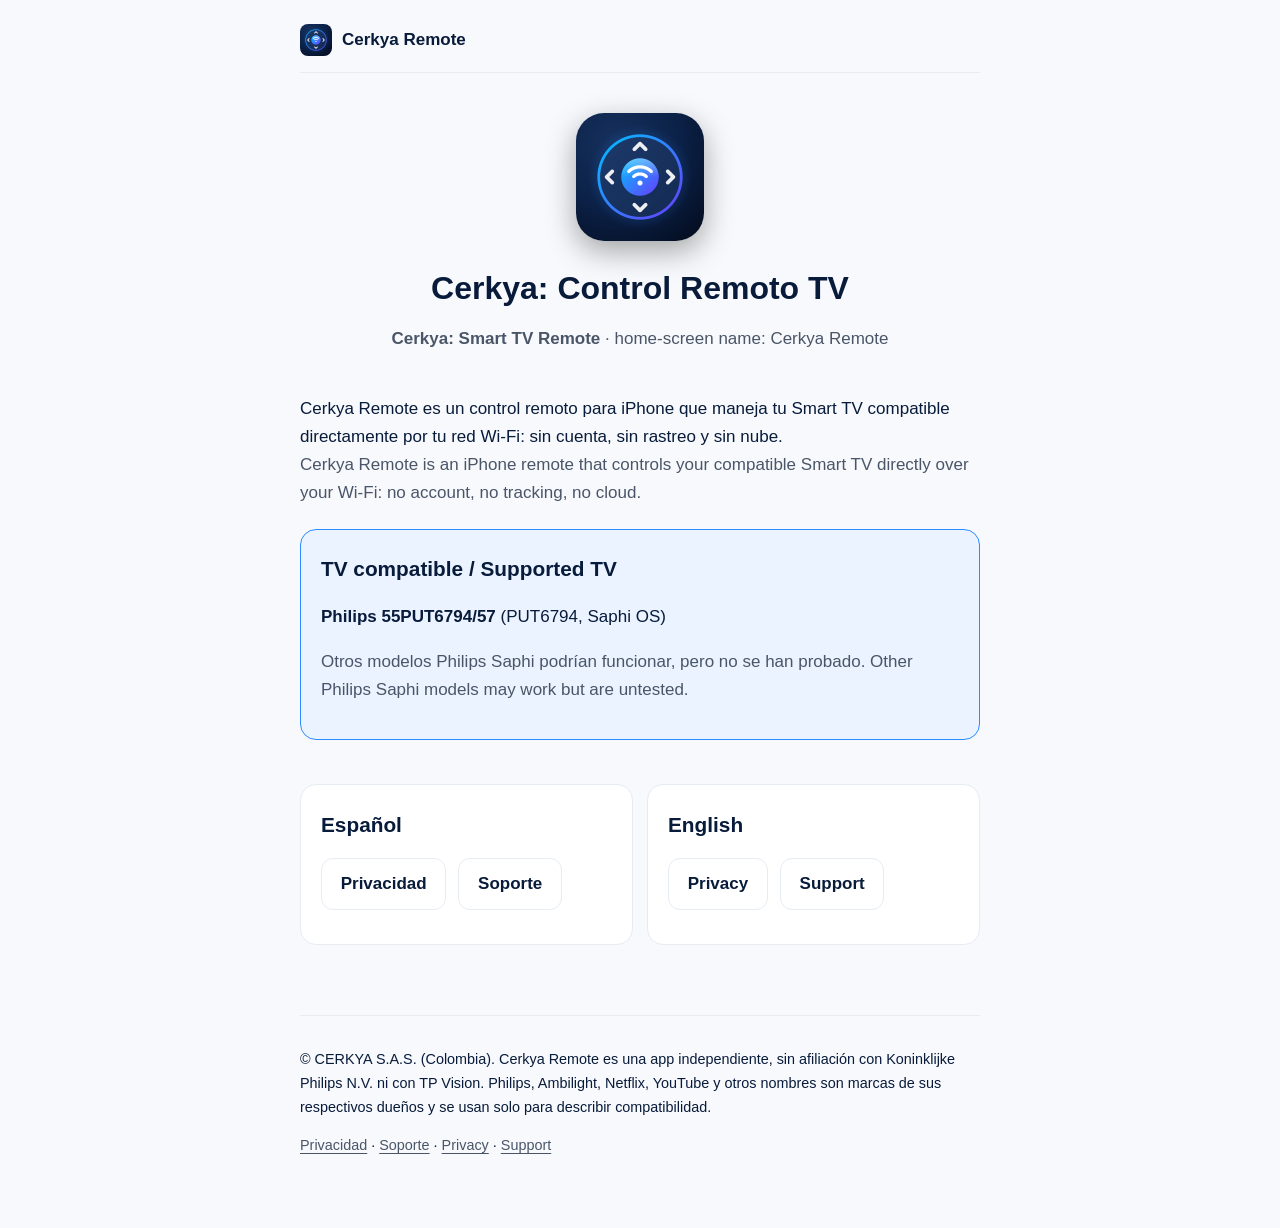
<file: index.html>
<!doctype html>
<html lang="es">
<head>
<meta charset="utf-8">
<meta name="viewport" content="width=device-width, initial-scale=1">
<title>Cerkya Remote | Control Remoto TV / Smart TV Remote</title>
<meta name="description" content="Cerkya: Control Remoto TV (Smart TV Remote): control remoto para iPhone para Philips Saphi. Privacidad y soporte en español e inglés.">
<meta name="color-scheme" content="dark light">
<link rel="icon" type="image/png" href="assets/favicon.png">
<link rel="apple-touch-icon" href="assets/apple-touch-icon.png">
<link rel="stylesheet" href="assets/style.css">
</head>
<body>
<div class="wrap">
<header class="top"><a class="brand" href="./"><img src="assets/icon.png" alt="" width="32" height="32"><span>Cerkya Remote</span></a></header>
<main>
<section class="hero">
<img src="assets/icon.png" alt="Cerkya Remote app icon" width="128" height="128">
<h1>Cerkya: Control Remoto TV</h1>
<p class="muted"><strong>Cerkya: Smart TV Remote</strong> · home-screen name: Cerkya Remote</p></section>
<p>Cerkya Remote es un control remoto para iPhone que maneja tu Smart TV compatible directamente por tu red Wi-Fi: sin cuenta, sin rastreo y sin nube.<br>
<span class="muted">Cerkya Remote is an iPhone remote that controls your compatible Smart TV directly over your Wi-Fi: no account, no tracking, no cloud.</span></p>
<div class="card tv"><h2>TV compatible / Supported TV</h2>
<p><strong>Philips 55PUT6794/57</strong> (PUT6794, Saphi OS)</p>
<p class="muted">Otros modelos Philips Saphi podrían funcionar, pero no se han probado. Other Philips Saphi models may work but are untested.</p></div>
<div class="grid">
<div class="card"><h2>Español</h2><div class="btns"><a class="btn" href="privacy/">Privacidad</a><a class="btn" href="support/">Soporte</a></div></div>
<div class="card"><h2>English</h2><div class="btns"><a class="btn" href="privacy/en/">Privacy</a><a class="btn" href="support/en/">Support</a></div></div></div>
</main>
<footer><p>© CERKYA S.A.S. (Colombia). Cerkya Remote es una app independiente, sin afiliación con Koninklijke Philips N.V. ni con TP Vision. Philips, Ambilight, Netflix, YouTube y otros nombres son marcas de sus respectivos dueños y se usan solo para describir compatibilidad.</p><p><a href="privacy/">Privacidad</a> · <a href="support/">Soporte</a> · <a href="privacy/en/">Privacy</a> · <a href="support/en/">Support</a></p></footer>
</div>
</body>
</html>
</file>
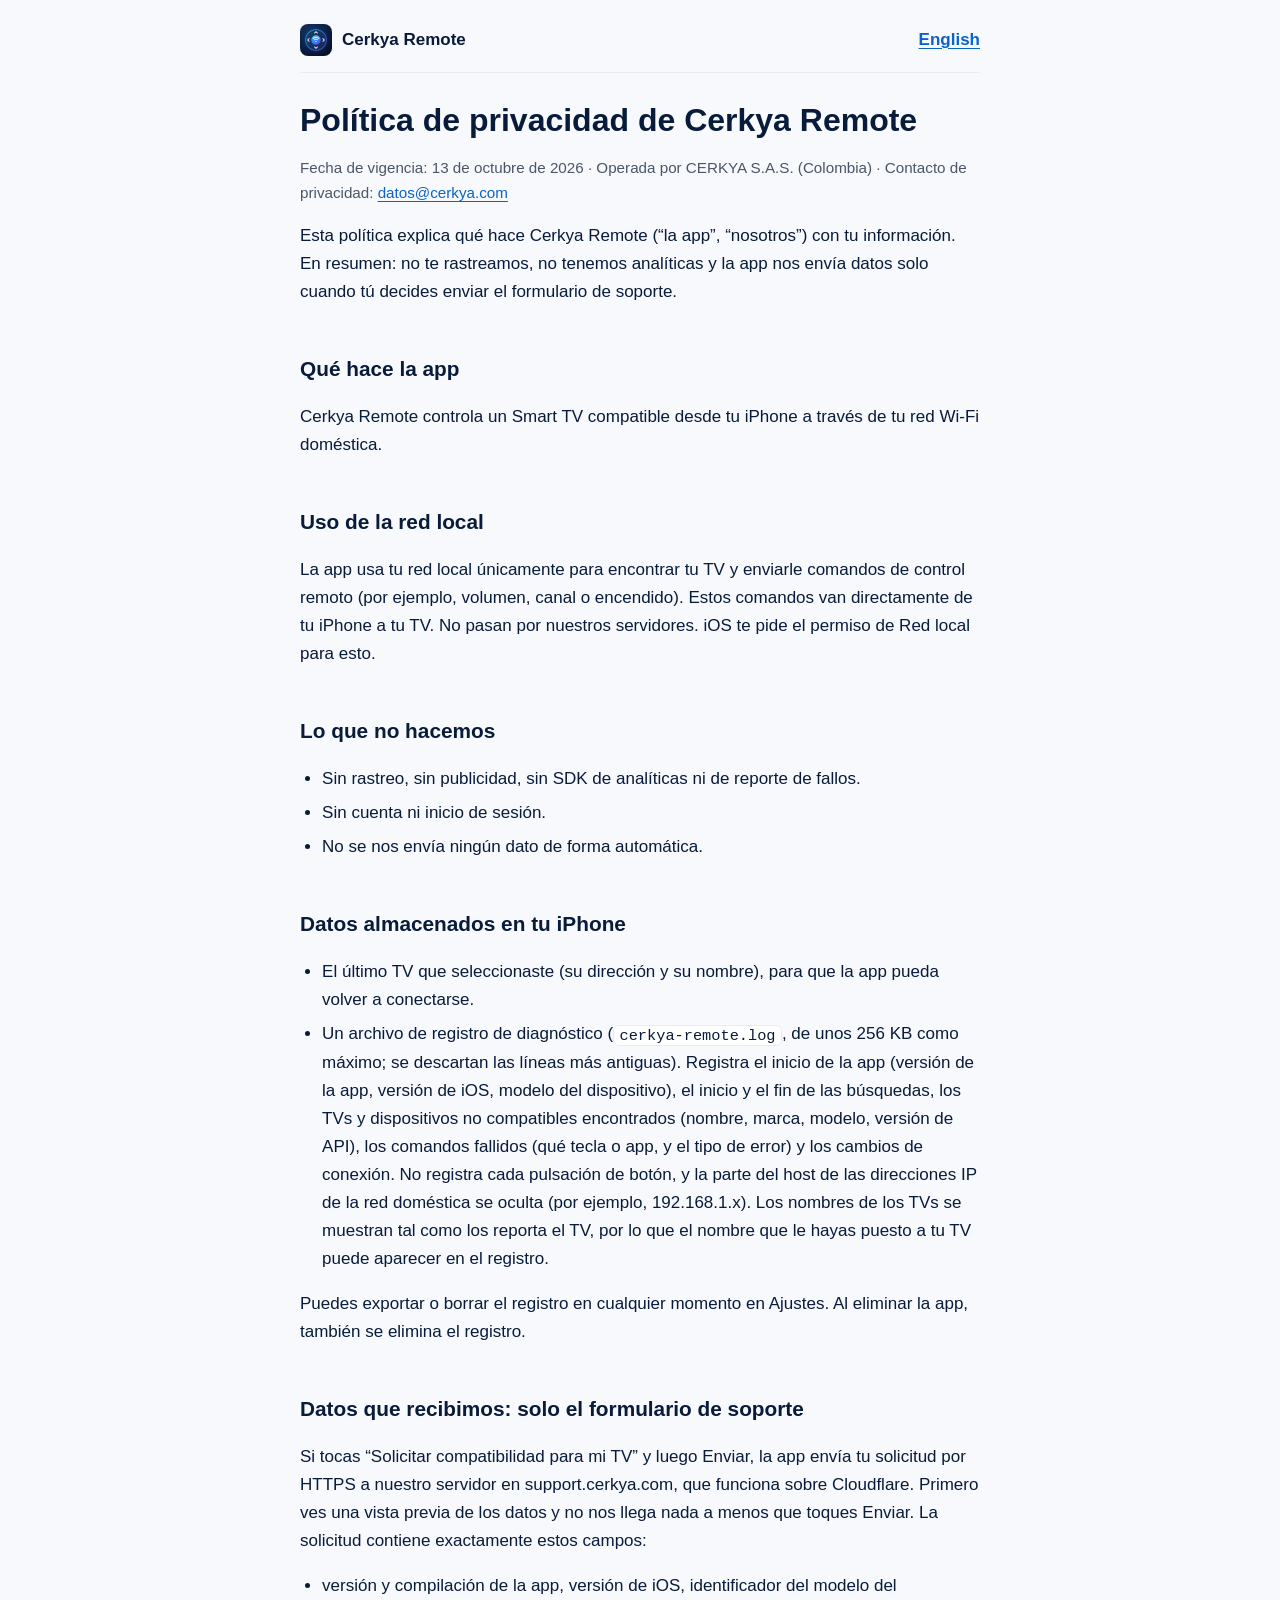
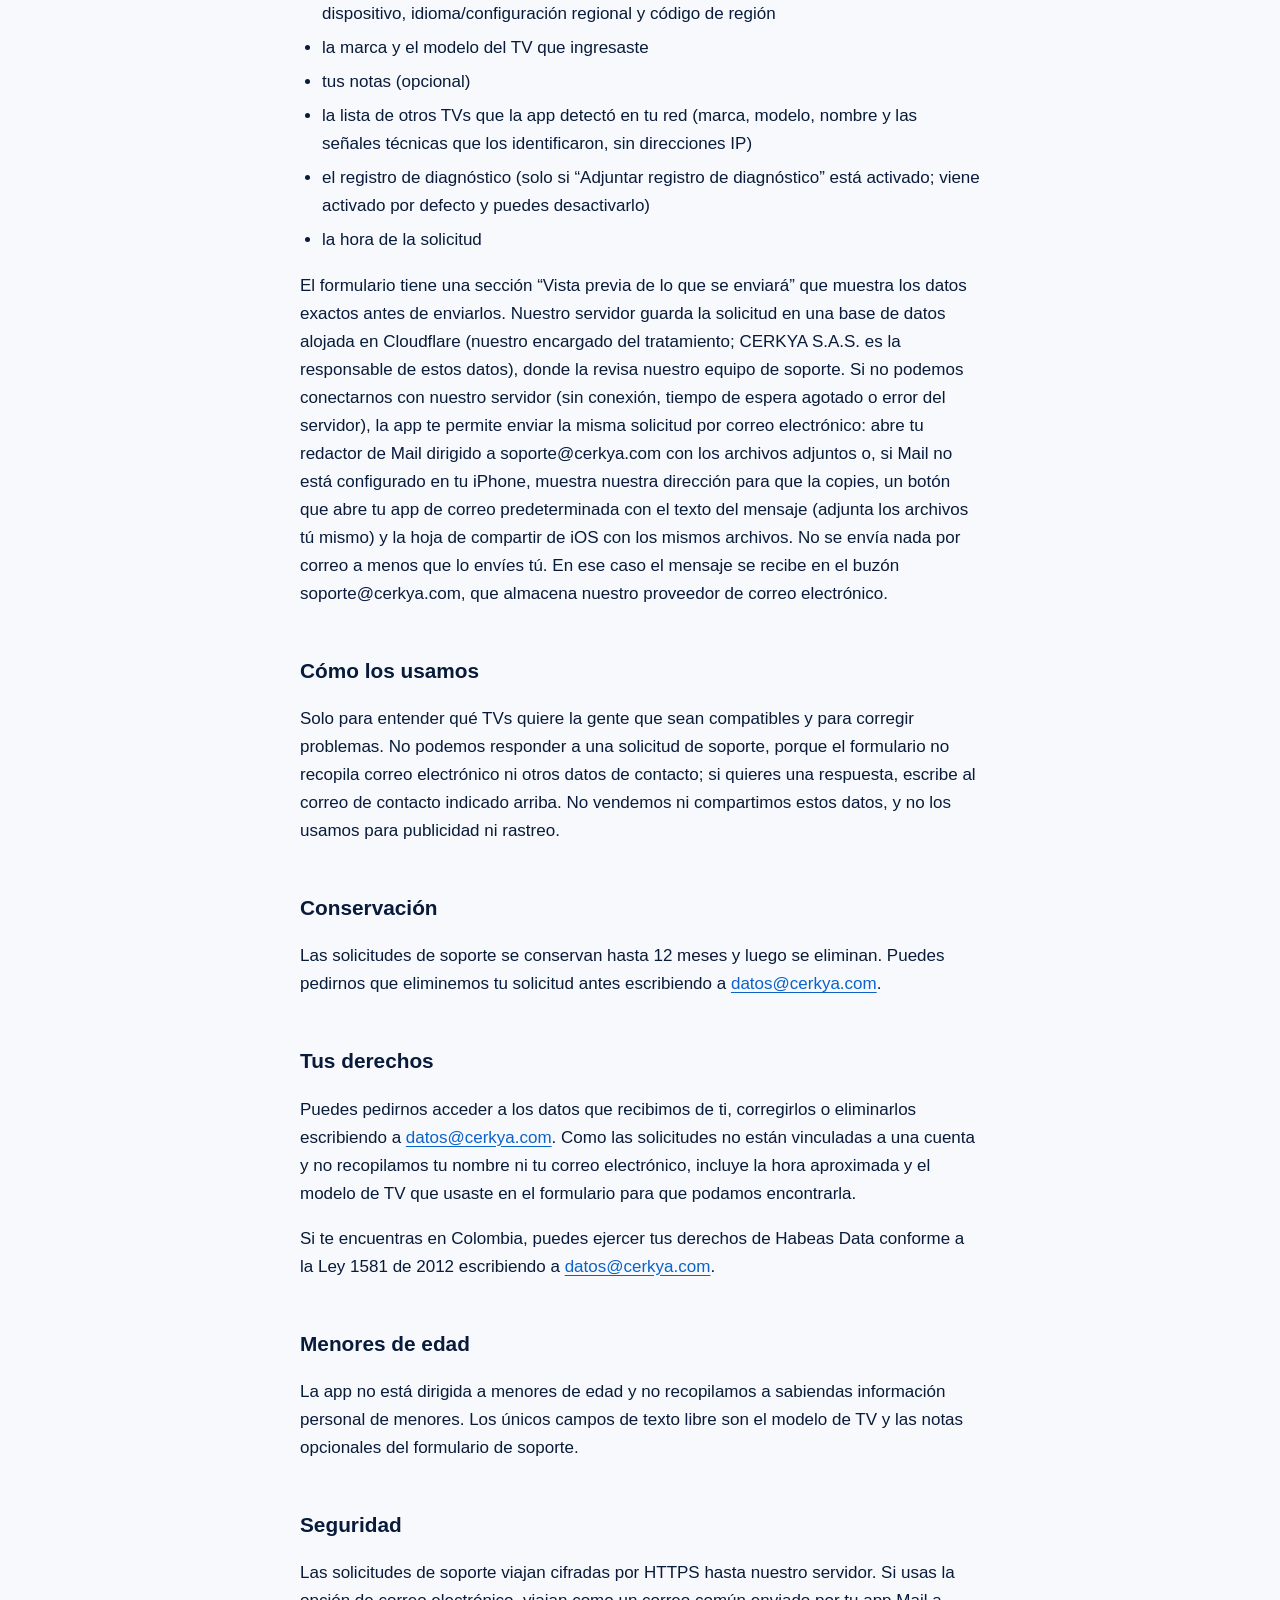
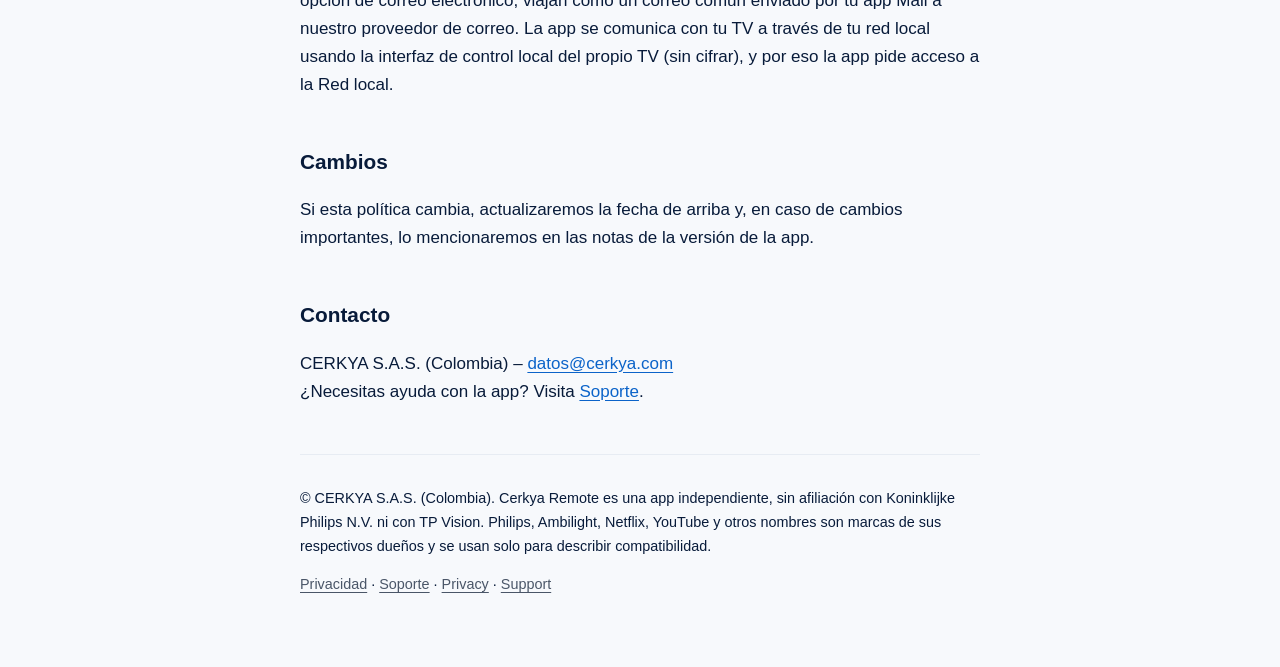
<file: privacy/index.html>
<!doctype html>
<html lang="es">
<head>
<meta charset="utf-8">
<meta name="viewport" content="width=device-width, initial-scale=1">
<title>Política de privacidad | Cerkya Remote</title>
<meta name="description" content="Política de privacidad de Cerkya: Control Remoto TV. Sin rastreo ni analíticas; solo enviamos datos si tú envías el formulario de soporte.">
<meta name="color-scheme" content="dark light">
<link rel="icon" type="image/png" href="../assets/favicon.png">
<link rel="apple-touch-icon" href="../assets/apple-touch-icon.png">
<link rel="stylesheet" href="../assets/style.css">
</head>
<body>
<div class="wrap">
<header class="top"><a class="brand" href="../"><img src="../assets/icon.png" alt="" width="32" height="32"><span>Cerkya Remote</span></a><span class="lang"><a href="en/" hreflang="en">English</a></span></header>
<main>
<h1>Política de privacidad de Cerkya Remote</h1>
<p class="meta">Fecha de vigencia: 13 de octubre de 2026 · Operada por CERKYA S.A.S. (Colombia) · Contacto de privacidad: <a href="mailto:datos@cerkya.com">datos@cerkya.com</a></p>
<p>Esta política explica qué hace Cerkya Remote (&ldquo;la app&rdquo;, &ldquo;nosotros&rdquo;) con tu información. En resumen: no te rastreamos, no tenemos analíticas y la app nos envía datos solo cuando tú decides enviar el formulario de soporte.</p>
<h2>Qué hace la app</h2>
<p>Cerkya Remote controla un Smart TV compatible desde tu iPhone a través de tu red Wi-Fi doméstica.</p>
<h2>Uso de la red local</h2>
<p>La app usa tu red local únicamente para encontrar tu TV y enviarle comandos de control remoto (por ejemplo, volumen, canal o encendido). Estos comandos van directamente de tu iPhone a tu TV. No pasan por nuestros servidores. iOS te pide el permiso de Red local para esto.</p>
<h2>Lo que no hacemos</h2>
<ul><li>Sin rastreo, sin publicidad, sin SDK de analíticas ni de reporte de fallos.</li><li>Sin cuenta ni inicio de sesión.</li><li>No se nos envía ningún dato de forma automática.</li></ul>
<h2>Datos almacenados en tu iPhone</h2>
<ul>
<li>El último TV que seleccionaste (su dirección y su nombre), para que la app pueda volver a conectarse.</li>
<li>Un archivo de registro de diagnóstico (<code>cerkya-remote.log</code>, de unos 256 KB como máximo; se descartan las líneas más antiguas). Registra el inicio de la app (versión de la app, versión de iOS, modelo del dispositivo), el inicio y el fin de las búsquedas, los TVs y dispositivos no compatibles encontrados (nombre, marca, modelo, versión de API), los comandos fallidos (qué tecla o app, y el tipo de error) y los cambios de conexión. No registra cada pulsación de botón, y la parte del host de las direcciones IP de la red doméstica se oculta (por ejemplo, 192.168.1.x). Los nombres de los TVs se muestran tal como los reporta el TV, por lo que el nombre que le hayas puesto a tu TV puede aparecer en el registro.</li></ul>
<p>Puedes exportar o borrar el registro en cualquier momento en Ajustes. Al eliminar la app, también se elimina el registro.</p>
<h2>Datos que recibimos: solo el formulario de soporte</h2>
<p>Si tocas &ldquo;Solicitar compatibilidad para mi TV&rdquo; y luego Enviar, la app envía tu solicitud por HTTPS a nuestro servidor en support.cerkya.com, que funciona sobre Cloudflare. Primero ves una vista previa de los datos y no nos llega nada a menos que toques Enviar. La solicitud contiene exactamente estos campos:</p>
<ul>
<li>versión y compilación de la app, versión de iOS, identificador del modelo del dispositivo, idioma/configuración regional y código de región</li>
<li>la marca y el modelo del TV que ingresaste</li>
<li>tus notas (opcional)</li>
<li>la lista de otros TVs que la app detectó en tu red (marca, modelo, nombre y las señales técnicas que los identificaron, sin direcciones IP)</li>
<li>el registro de diagnóstico (solo si &ldquo;Adjuntar registro de diagnóstico&rdquo; está activado; viene activado por defecto y puedes desactivarlo)</li>
<li>la hora de la solicitud</li></ul>
<p>El formulario tiene una sección &ldquo;Vista previa de lo que se enviará&rdquo; que muestra los datos exactos antes de enviarlos. Nuestro servidor guarda la solicitud en una base de datos alojada en Cloudflare (nuestro encargado del tratamiento; CERKYA S.A.S. es la responsable de estos datos), donde la revisa nuestro equipo de soporte. Si no podemos conectarnos con nuestro servidor (sin conexión, tiempo de espera agotado o error del servidor), la app te permite enviar la misma solicitud por correo electrónico: abre tu redactor de Mail dirigido a soporte@cerkya.com con los archivos adjuntos o, si Mail no está configurado en tu iPhone, muestra nuestra dirección para que la copies, un botón que abre tu app de correo predeterminada con el texto del mensaje (adjunta los archivos tú mismo) y la hoja de compartir de iOS con los mismos archivos. No se envía nada por correo a menos que lo envíes tú. En ese caso el mensaje se recibe en el buzón soporte@cerkya.com, que almacena nuestro proveedor de correo electrónico.</p>
<h2>Cómo los usamos</h2>
<p>Solo para entender qué TVs quiere la gente que sean compatibles y para corregir problemas. No podemos responder a una solicitud de soporte, porque el formulario no recopila correo electrónico ni otros datos de contacto; si quieres una respuesta, escribe al correo de contacto indicado arriba. No vendemos ni compartimos estos datos, y no los usamos para publicidad ni rastreo.</p>
<h2>Conservación</h2>
<p>Las solicitudes de soporte se conservan hasta 12 meses y luego se eliminan. Puedes pedirnos que eliminemos tu solicitud antes escribiendo a <a href="mailto:datos@cerkya.com">datos@cerkya.com</a>.</p>
<h2>Tus derechos</h2>
<p>Puedes pedirnos acceder a los datos que recibimos de ti, corregirlos o eliminarlos escribiendo a <a href="mailto:datos@cerkya.com">datos@cerkya.com</a>. Como las solicitudes no están vinculadas a una cuenta y no recopilamos tu nombre ni tu correo electrónico, incluye la hora aproximada y el modelo de TV que usaste en el formulario para que podamos encontrarla.</p>
<p>Si te encuentras en Colombia, puedes ejercer tus derechos de Habeas Data conforme a la Ley 1581 de 2012 escribiendo a <a href="mailto:datos@cerkya.com">datos@cerkya.com</a>.</p>
<h2>Menores de edad</h2>
<p>La app no está dirigida a menores de edad y no recopilamos a sabiendas información personal de menores. Los únicos campos de texto libre son el modelo de TV y las notas opcionales del formulario de soporte.</p>
<h2>Seguridad</h2>
<p>Las solicitudes de soporte viajan cifradas por HTTPS hasta nuestro servidor. Si usas la opción de correo electrónico, viajan como un correo común enviado por tu app Mail a nuestro proveedor de correo. La app se comunica con tu TV a través de tu red local usando la interfaz de control local del propio TV (sin cifrar), y por eso la app pide acceso a la Red local.</p>
<h2>Cambios</h2>
<p>Si esta política cambia, actualizaremos la fecha de arriba y, en caso de cambios importantes, lo mencionaremos en las notas de la versión de la app.</p>
<h2>Contacto</h2>
<p>CERKYA S.A.S. (Colombia) &ndash; <a href="mailto:datos@cerkya.com">datos@cerkya.com</a><br>¿Necesitas ayuda con la app? Visita <a href="../support/">Soporte</a>.</p>
</main>
<footer><p>© CERKYA S.A.S. (Colombia). Cerkya Remote es una app independiente, sin afiliación con Koninklijke Philips N.V. ni con TP Vision. Philips, Ambilight, Netflix, YouTube y otros nombres son marcas de sus respectivos dueños y se usan solo para describir compatibilidad.</p><p><a href="../privacy/">Privacidad</a> · <a href="../support/">Soporte</a> · <a href="../privacy/en/">Privacy</a> · <a href="../support/en/">Support</a></p></footer>
</div>
</body>
</html>
</file>
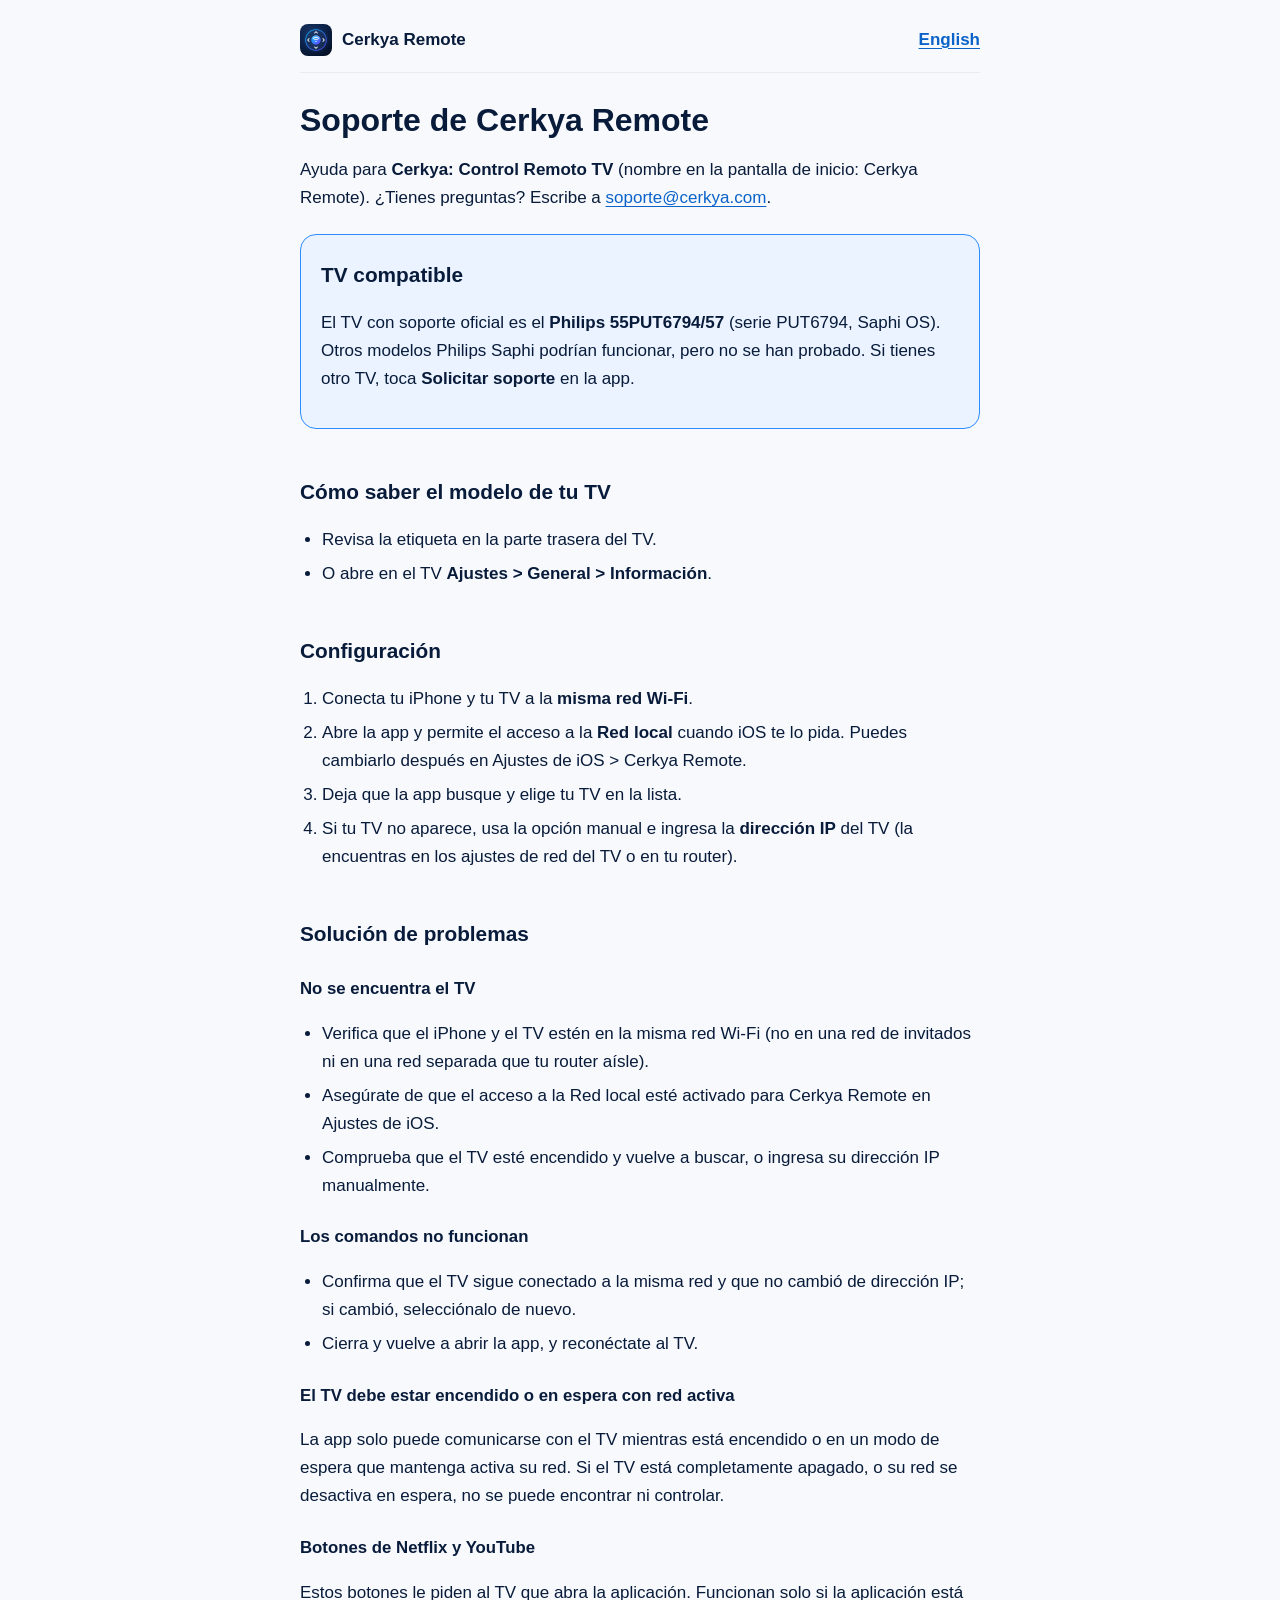
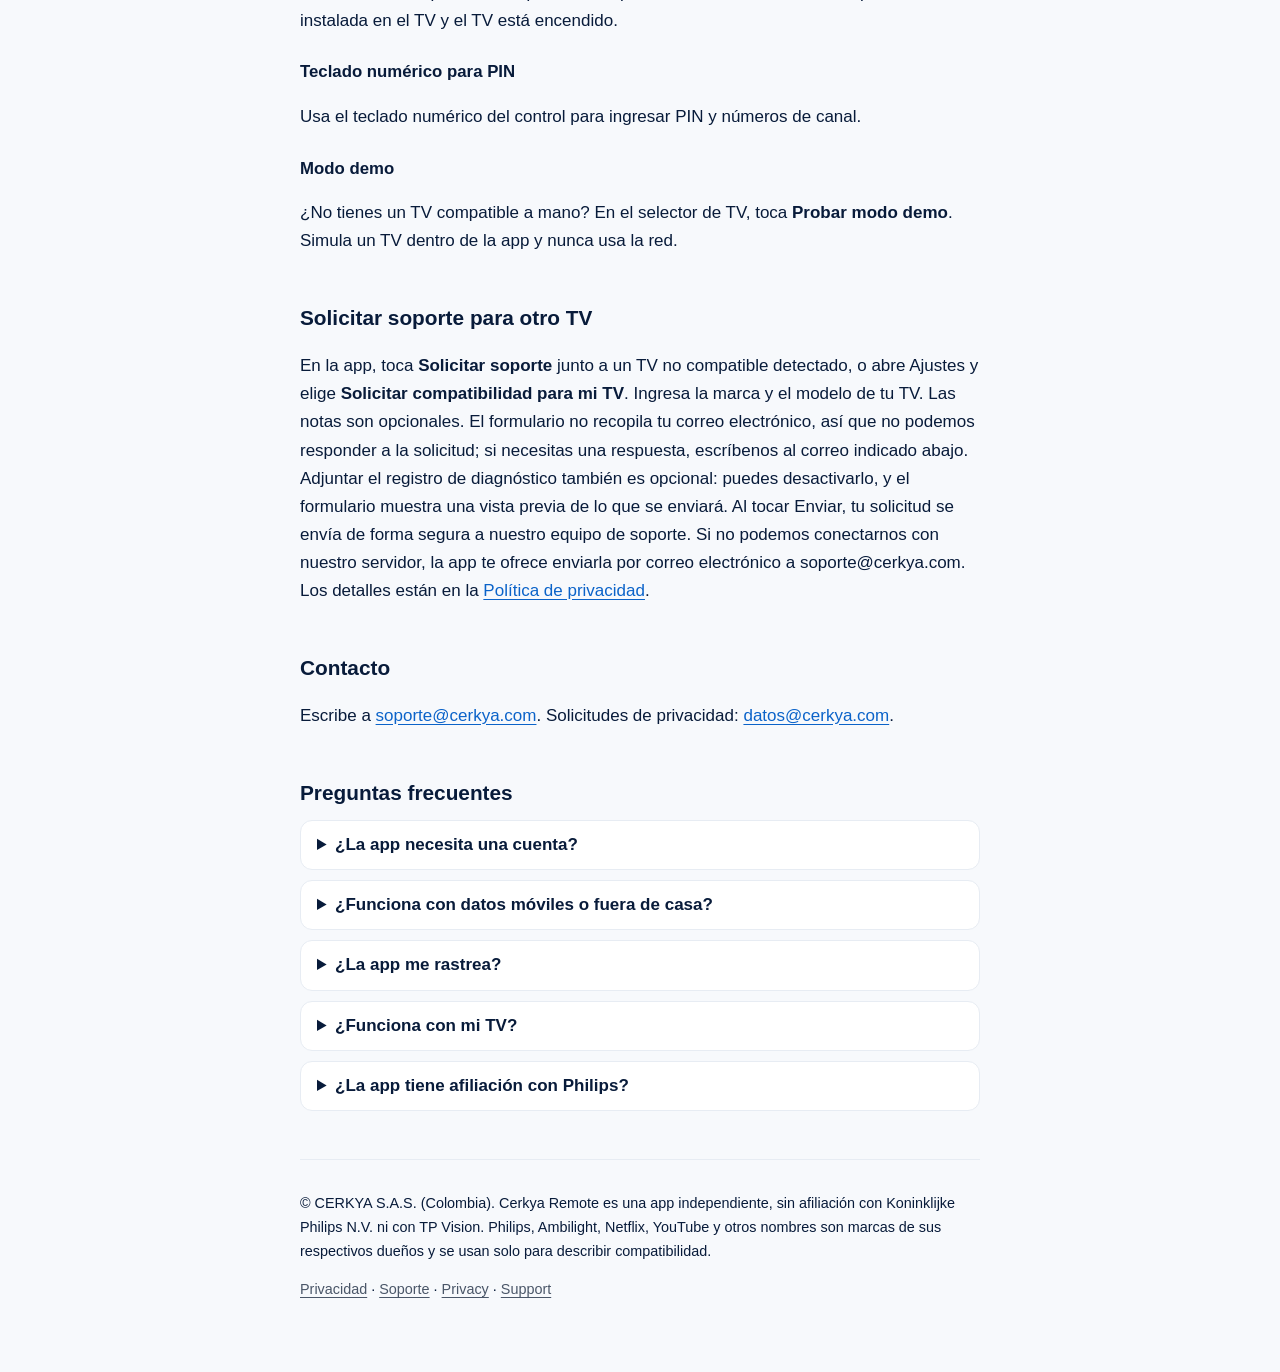
<file: support/index.html>
<!doctype html>
<html lang="es">
<head>
<meta charset="utf-8">
<meta name="viewport" content="width=device-width, initial-scale=1">
<title>Soporte | Cerkya Remote</title>
<meta name="description" content="Ayuda para Cerkya: Control Remoto TV: TV compatible, configuración, solución de problemas, solicitar soporte para otro TV y contacto.">
<meta name="color-scheme" content="dark light">
<link rel="icon" type="image/png" href="../assets/favicon.png">
<link rel="apple-touch-icon" href="../assets/apple-touch-icon.png">
<link rel="stylesheet" href="../assets/style.css">
</head>
<body>
<div class="wrap">
<header class="top"><a class="brand" href="../"><img src="../assets/icon.png" alt="" width="32" height="32"><span>Cerkya Remote</span></a><span class="lang"><a href="en/" hreflang="en">English</a></span></header>
<main>
<h1>Soporte de Cerkya Remote</h1>
<p>Ayuda para <strong>Cerkya: Control Remoto TV</strong> (nombre en la pantalla de inicio: Cerkya Remote). ¿Tienes preguntas? Escribe a <a href="mailto:soporte@cerkya.com">soporte@cerkya.com</a>.</p>
<div class="card tv"><h2>TV compatible</h2>
<p>El TV con soporte oficial es el <strong>Philips 55PUT6794/57</strong> (serie PUT6794, Saphi OS). Otros modelos Philips Saphi podrían funcionar, pero no se han probado. Si tienes otro TV, toca <strong>Solicitar soporte</strong> en la app.</p></div>
<h2>Cómo saber el modelo de tu TV</h2>
<ul><li>Revisa la etiqueta en la parte trasera del TV.</li><li>O abre en el TV <strong>Ajustes &gt; General &gt; Información</strong>.</li></ul>
<h2>Configuración</h2>
<ol>
<li>Conecta tu iPhone y tu TV a la <strong>misma red Wi-Fi</strong>.</li>
<li>Abre la app y permite el acceso a la <strong>Red local</strong> cuando iOS te lo pida. Puedes cambiarlo después en Ajustes de iOS &gt; Cerkya Remote.</li>
<li>Deja que la app busque y elige tu TV en la lista.</li>
<li>Si tu TV no aparece, usa la opción manual e ingresa la <strong>dirección IP</strong> del TV (la encuentras en los ajustes de red del TV o en tu router).</li></ol>
<h2>Solución de problemas</h2>
<h3>No se encuentra el TV</h3>
<ul><li>Verifica que el iPhone y el TV estén en la misma red Wi-Fi (no en una red de invitados ni en una red separada que tu router aísle).</li><li>Asegúrate de que el acceso a la Red local esté activado para Cerkya Remote en Ajustes de iOS.</li><li>Comprueba que el TV esté encendido y vuelve a buscar, o ingresa su dirección IP manualmente.</li></ul>
<h3>Los comandos no funcionan</h3>
<ul><li>Confirma que el TV sigue conectado a la misma red y que no cambió de dirección IP; si cambió, selecciónalo de nuevo.</li><li>Cierra y vuelve a abrir la app, y reconéctate al TV.</li></ul>
<h3>El TV debe estar encendido o en espera con red activa</h3>
<p>La app solo puede comunicarse con el TV mientras está encendido o en un modo de espera que mantenga activa su red. Si el TV está completamente apagado, o su red se desactiva en espera, no se puede encontrar ni controlar.</p>
<h3>Botones de Netflix y YouTube</h3>
<p>Estos botones le piden al TV que abra la aplicación. Funcionan solo si la aplicación está instalada en el TV y el TV está encendido.</p>
<h3>Teclado numérico para PIN</h3>
<p>Usa el teclado numérico del control para ingresar PIN y números de canal.</p>
<h3>Modo demo</h3>
<p>¿No tienes un TV compatible a mano? En el selector de TV, toca <strong>Probar modo demo</strong>. Simula un TV dentro de la app y nunca usa la red.</p>
<h2>Solicitar soporte para otro TV</h2>
<p>En la app, toca <strong>Solicitar soporte</strong> junto a un TV no compatible detectado, o abre Ajustes y elige <strong>Solicitar compatibilidad para mi TV</strong>. Ingresa la marca y el modelo de tu TV. Las notas son opcionales. El formulario no recopila tu correo electrónico, así que no podemos responder a la solicitud; si necesitas una respuesta, escríbenos al correo indicado abajo. Adjuntar el registro de diagnóstico también es opcional: puedes desactivarlo, y el formulario muestra una vista previa de lo que se enviará. Al tocar Enviar, tu solicitud se envía de forma segura a nuestro equipo de soporte. Si no podemos conectarnos con nuestro servidor, la app te ofrece enviarla por correo electrónico a soporte@cerkya.com. Los detalles están en la <a href="../privacy/">Política de privacidad</a>.</p>
<h2>Contacto</h2>
<p>Escribe a <a href="mailto:soporte@cerkya.com">soporte@cerkya.com</a>. Solicitudes de privacidad: <a href="mailto:datos@cerkya.com">datos@cerkya.com</a>.</p>
<h2>Preguntas frecuentes</h2>
<details><summary>¿La app necesita una cuenta?</summary><p>No. No hay cuenta ni inicio de sesión.</p></details>
<details><summary>¿Funciona con datos móviles o fuera de casa?</summary><p>No. La app controla el TV a través de tu red Wi-Fi local, así que tu iPhone debe estar en la misma red que el TV.</p></details>
<details><summary>¿La app me rastrea?</summary><p>No. No hay rastreo ni analíticas. Solo recibimos datos si tú envías el formulario de soporte.</p></details>
<details><summary>¿Funciona con mi TV?</summary><p>El TV con soporte oficial es el Philips 55PUT6794/57. Otros modelos Philips Saphi podrían funcionar, pero no se han probado. Para cualquier otro TV, envía una solicitud de soporte desde la app.</p></details>
<details><summary>¿La app tiene afiliación con Philips?</summary><p>No. Cerkya Remote es independiente y no tiene afiliación con Philips ni con TP Vision.</p></details>
</main>
<footer><p>© CERKYA S.A.S. (Colombia). Cerkya Remote es una app independiente, sin afiliación con Koninklijke Philips N.V. ni con TP Vision. Philips, Ambilight, Netflix, YouTube y otros nombres son marcas de sus respectivos dueños y se usan solo para describir compatibilidad.</p><p><a href="../privacy/">Privacidad</a> · <a href="../support/">Soporte</a> · <a href="../privacy/en/">Privacy</a> · <a href="../support/en/">Support</a></p></footer>
</div>
</body>
</html>
</file>
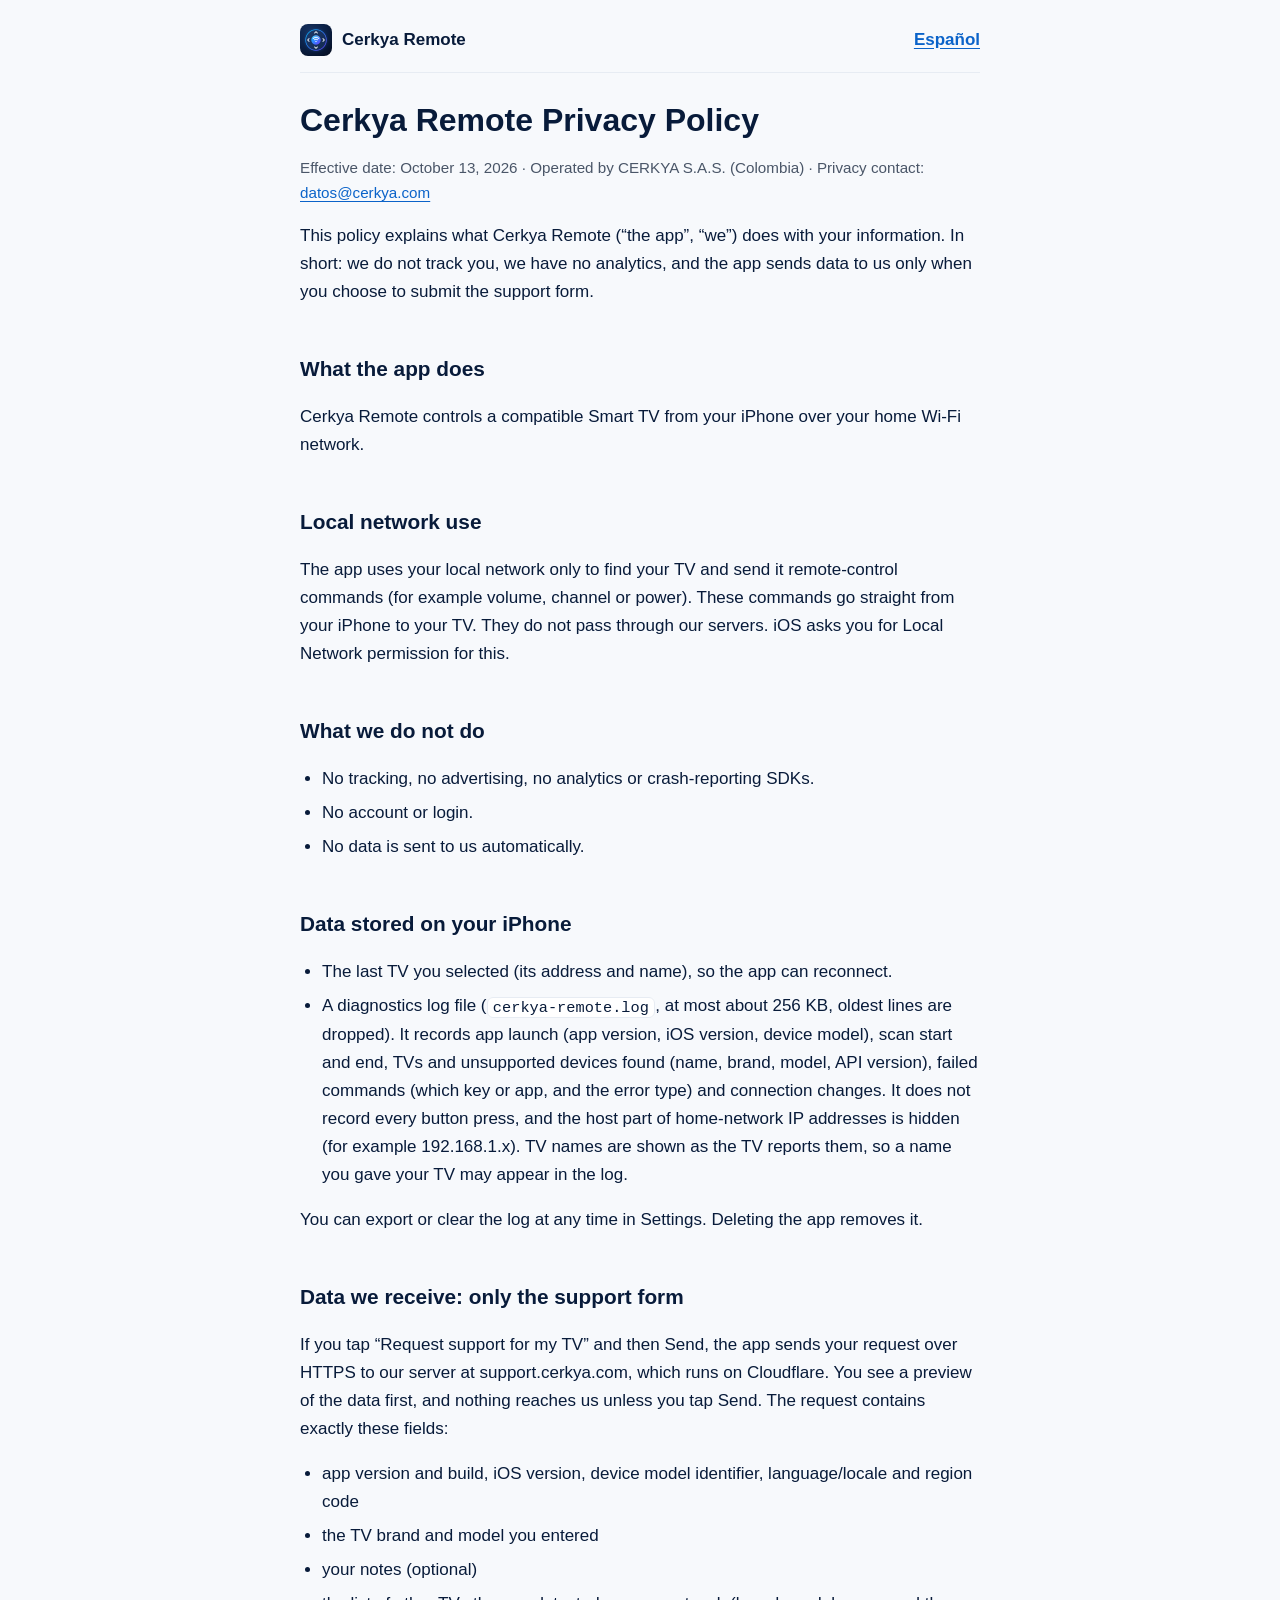
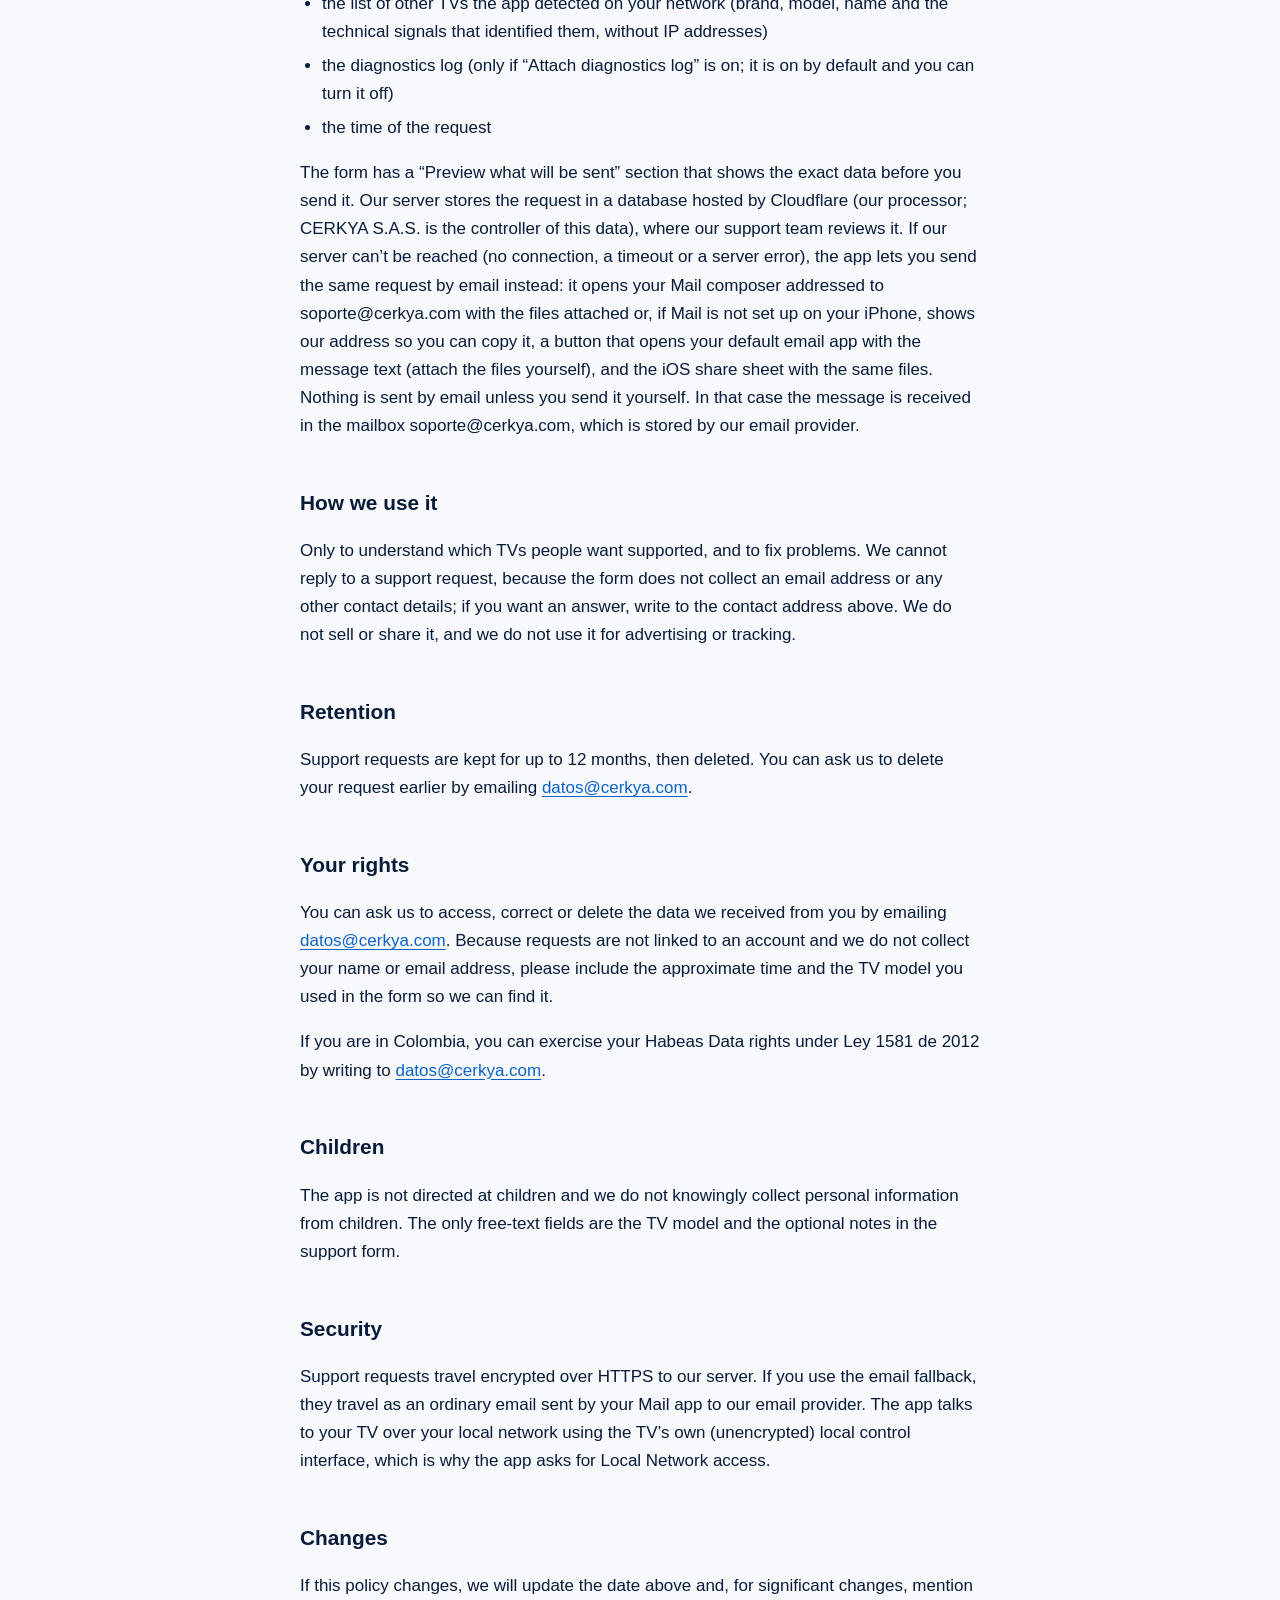
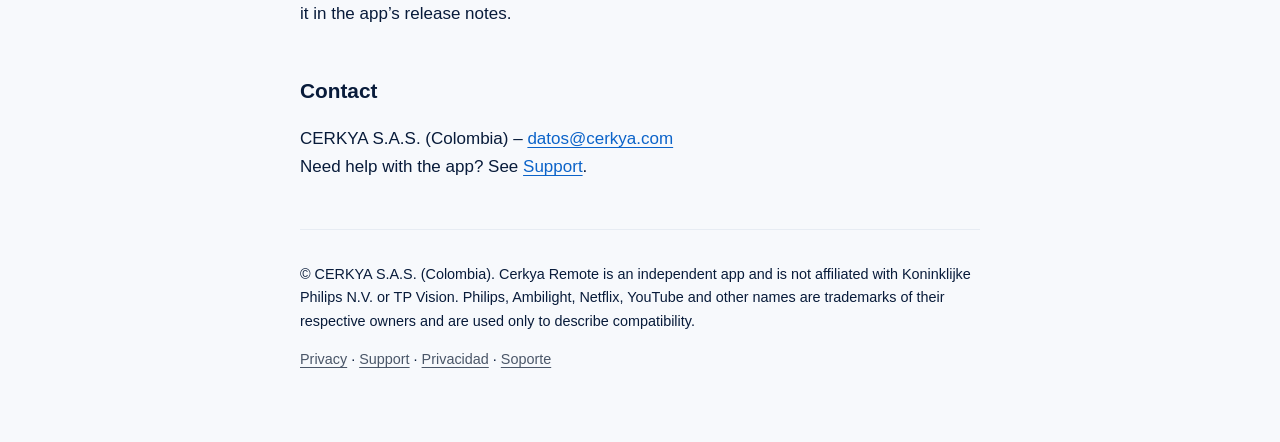
<file: privacy/en/index.html>
<!doctype html>
<html lang="en">
<head>
<meta charset="utf-8">
<meta name="viewport" content="width=device-width, initial-scale=1">
<title>Privacy Policy | Cerkya Remote</title>
<meta name="description" content="Privacy policy for Cerkya: Smart TV Remote. No tracking, no analytics; data is sent only if you submit the support form.">
<meta name="color-scheme" content="dark light">
<link rel="icon" type="image/png" href="../../assets/favicon.png">
<link rel="apple-touch-icon" href="../../assets/apple-touch-icon.png">
<link rel="stylesheet" href="../../assets/style.css">
</head>
<body>
<div class="wrap">
<header class="top"><a class="brand" href="../../"><img src="../../assets/icon.png" alt="" width="32" height="32"><span>Cerkya Remote</span></a><span class="lang"><a href="../" hreflang="es">Español</a></span></header>
<main>
<h1>Cerkya Remote Privacy Policy</h1>
<p class="meta">Effective date: October 13, 2026 · Operated by CERKYA S.A.S. (Colombia) · Privacy contact: <a href="mailto:datos@cerkya.com">datos@cerkya.com</a></p>
<p>This policy explains what Cerkya Remote (&ldquo;the app&rdquo;, &ldquo;we&rdquo;) does with your information. In short: we do not track you, we have no analytics, and the app sends data to us only when you choose to submit the support form.</p>
<h2>What the app does</h2>
<p>Cerkya Remote controls a compatible Smart TV from your iPhone over your home Wi-Fi network.</p>
<h2>Local network use</h2>
<p>The app uses your local network only to find your TV and send it remote-control commands (for example volume, channel or power). These commands go straight from your iPhone to your TV. They do not pass through our servers. iOS asks you for Local Network permission for this.</p>
<h2>What we do not do</h2>
<ul><li>No tracking, no advertising, no analytics or crash-reporting SDKs.</li><li>No account or login.</li><li>No data is sent to us automatically.</li></ul>
<h2>Data stored on your iPhone</h2>
<ul>
<li>The last TV you selected (its address and name), so the app can reconnect.</li>
<li>A diagnostics log file (<code>cerkya-remote.log</code>, at most about 256 KB, oldest lines are dropped). It records app launch (app version, iOS version, device model), scan start and end, TVs and unsupported devices found (name, brand, model, API version), failed commands (which key or app, and the error type) and connection changes. It does not record every button press, and the host part of home-network IP addresses is hidden (for example 192.168.1.x). TV names are shown as the TV reports them, so a name you gave your TV may appear in the log.</li></ul>
<p>You can export or clear the log at any time in Settings. Deleting the app removes it.</p>
<h2>Data we receive: only the support form</h2>
<p>If you tap &ldquo;Request support for my TV&rdquo; and then Send, the app sends your request over HTTPS to our server at support.cerkya.com, which runs on Cloudflare. You see a preview of the data first, and nothing reaches us unless you tap Send. The request contains exactly these fields:</p>
<ul>
<li>app version and build, iOS version, device model identifier, language/locale and region code</li>
<li>the TV brand and model you entered</li>
<li>your notes (optional)</li>
<li>the list of other TVs the app detected on your network (brand, model, name and the technical signals that identified them, without IP addresses)</li>
<li>the diagnostics log (only if &ldquo;Attach diagnostics log&rdquo; is on; it is on by default and you can turn it off)</li>
<li>the time of the request</li></ul>
<p>The form has a &ldquo;Preview what will be sent&rdquo; section that shows the exact data before you send it. Our server stores the request in a database hosted by Cloudflare (our processor; CERKYA S.A.S. is the controller of this data), where our support team reviews it. If our server can&rsquo;t be reached (no connection, a timeout or a server error), the app lets you send the same request by email instead: it opens your Mail composer addressed to soporte@cerkya.com with the files attached or, if Mail is not set up on your iPhone, shows our address so you can copy it, a button that opens your default email app with the message text (attach the files yourself), and the iOS share sheet with the same files. Nothing is sent by email unless you send it yourself. In that case the message is received in the mailbox soporte@cerkya.com, which is stored by our email provider.</p>
<h2>How we use it</h2>
<p>Only to understand which TVs people want supported, and to fix problems. We cannot reply to a support request, because the form does not collect an email address or any other contact details; if you want an answer, write to the contact address above. We do not sell or share it, and we do not use it for advertising or tracking.</p>
<h2>Retention</h2>
<p>Support requests are kept for up to 12 months, then deleted. You can ask us to delete your request earlier by emailing <a href="mailto:datos@cerkya.com">datos@cerkya.com</a>.</p>
<h2>Your rights</h2>
<p>You can ask us to access, correct or delete the data we received from you by emailing <a href="mailto:datos@cerkya.com">datos@cerkya.com</a>. Because requests are not linked to an account and we do not collect your name or email address, please include the approximate time and the TV model you used in the form so we can find it.</p>
<p>If you are in Colombia, you can exercise your Habeas Data rights under Ley 1581 de 2012 by writing to <a href="mailto:datos@cerkya.com">datos@cerkya.com</a>.</p>
<h2>Children</h2>
<p>The app is not directed at children and we do not knowingly collect personal information from children. The only free-text fields are the TV model and the optional notes in the support form.</p>
<h2>Security</h2>
<p>Support requests travel encrypted over HTTPS to our server. If you use the email fallback, they travel as an ordinary email sent by your Mail app to our email provider. The app talks to your TV over your local network using the TV&rsquo;s own (unencrypted) local control interface, which is why the app asks for Local Network access.</p>
<h2>Changes</h2>
<p>If this policy changes, we will update the date above and, for significant changes, mention it in the app&rsquo;s release notes.</p>
<h2>Contact</h2>
<p>CERKYA S.A.S. (Colombia) &ndash; <a href="mailto:datos@cerkya.com">datos@cerkya.com</a><br>Need help with the app? See <a href="../../support/en/">Support</a>.</p>
</main>
<footer><p>© CERKYA S.A.S. (Colombia). Cerkya Remote is an independent app and is not affiliated with Koninklijke Philips N.V. or TP Vision. Philips, Ambilight, Netflix, YouTube and other names are trademarks of their respective owners and are used only to describe compatibility.</p><p><a href="../../privacy/en/">Privacy</a> · <a href="../../support/en/">Support</a> · <a href="../../privacy/">Privacidad</a> · <a href="../../support/">Soporte</a></p></footer>
</div>
</body>
</html>
</file>
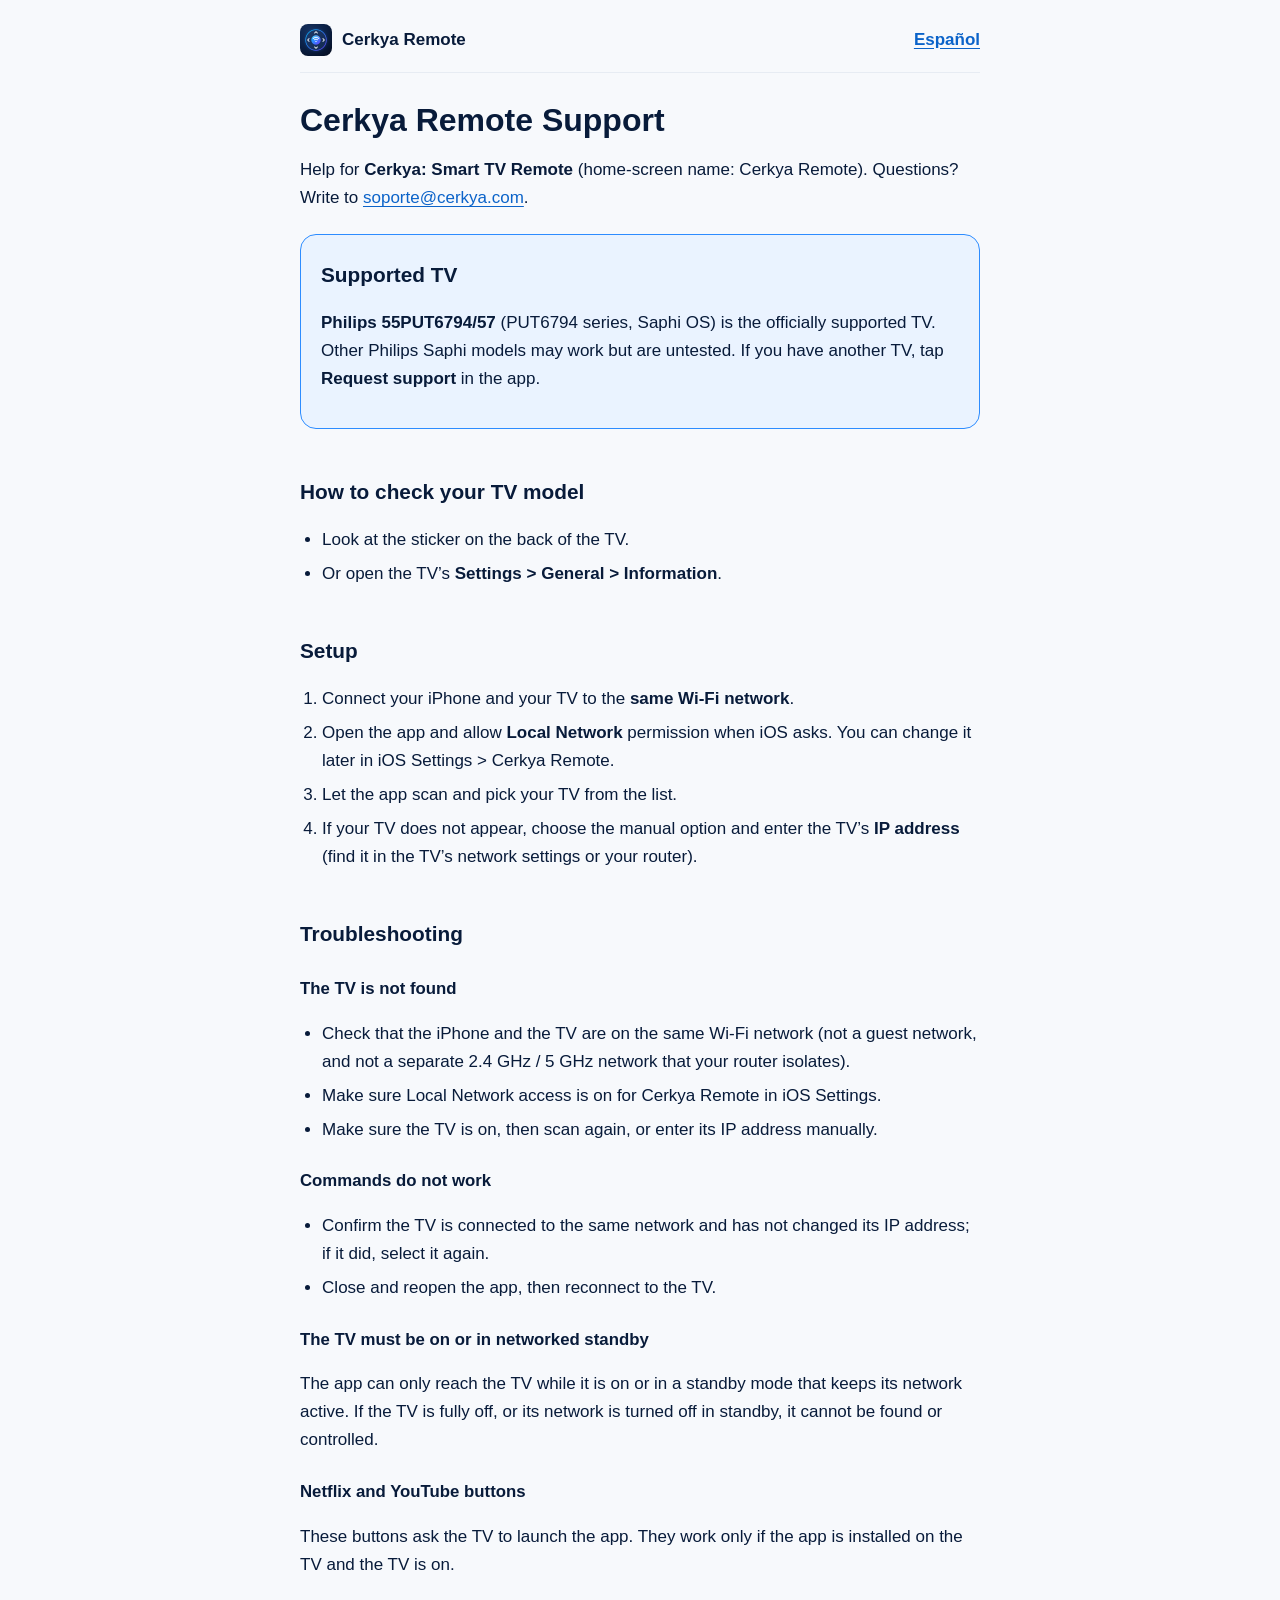
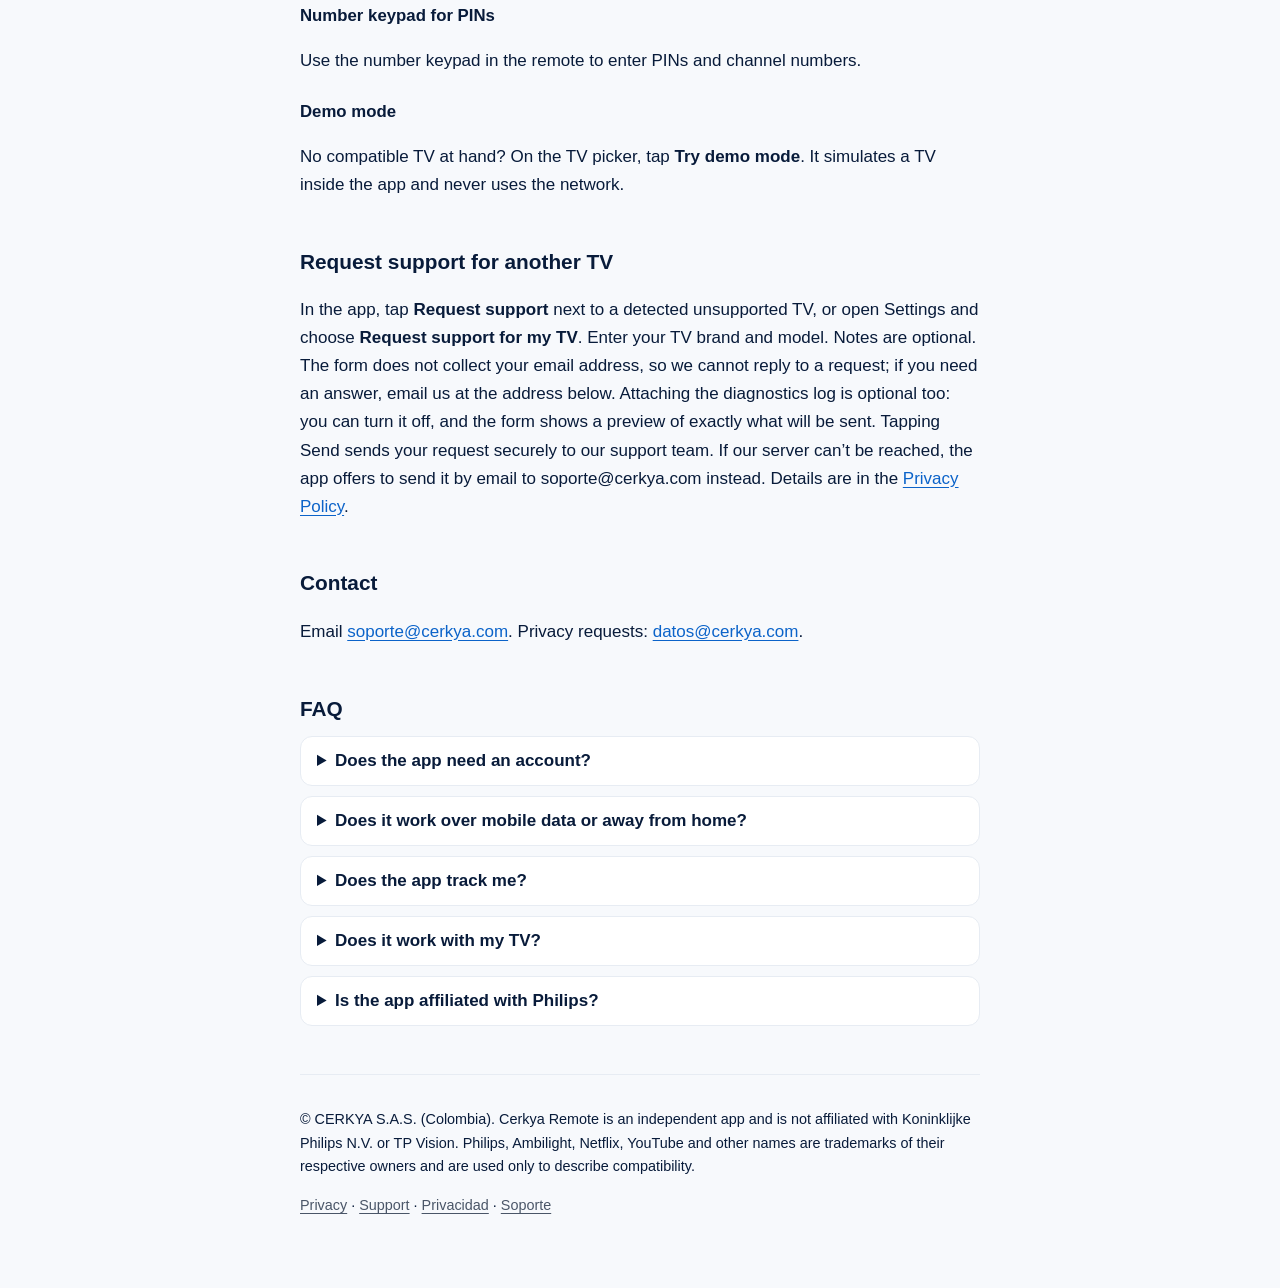
<file: support/en/index.html>
<!doctype html>
<html lang="en">
<head>
<meta charset="utf-8">
<meta name="viewport" content="width=device-width, initial-scale=1">
<title>Support | Cerkya Remote</title>
<meta name="description" content="Help for Cerkya: Smart TV Remote: supported TV, setup, troubleshooting, requesting support for another TV, and contact.">
<meta name="color-scheme" content="dark light">
<link rel="icon" type="image/png" href="../../assets/favicon.png">
<link rel="apple-touch-icon" href="../../assets/apple-touch-icon.png">
<link rel="stylesheet" href="../../assets/style.css">
</head>
<body>
<div class="wrap">
<header class="top"><a class="brand" href="../../"><img src="../../assets/icon.png" alt="" width="32" height="32"><span>Cerkya Remote</span></a><span class="lang"><a href="../" hreflang="es">Español</a></span></header>
<main>
<h1>Cerkya Remote Support</h1>
<p>Help for <strong>Cerkya: Smart TV Remote</strong> (home-screen name: Cerkya Remote). Questions? Write to <a href="mailto:soporte@cerkya.com">soporte@cerkya.com</a>.</p>
<div class="card tv"><h2>Supported TV</h2>
<p><strong>Philips 55PUT6794/57</strong> (PUT6794 series, Saphi OS) is the officially supported TV. Other Philips Saphi models may work but are untested. If you have another TV, tap <strong>Request support</strong> in the app.</p></div>
<h2>How to check your TV model</h2>
<ul><li>Look at the sticker on the back of the TV.</li><li>Or open the TV&rsquo;s <strong>Settings &gt; General &gt; Information</strong>.</li></ul>
<h2>Setup</h2>
<ol>
<li>Connect your iPhone and your TV to the <strong>same Wi-Fi network</strong>.</li>
<li>Open the app and allow <strong>Local Network</strong> permission when iOS asks. You can change it later in iOS Settings &gt; Cerkya Remote.</li>
<li>Let the app scan and pick your TV from the list.</li>
<li>If your TV does not appear, choose the manual option and enter the TV&rsquo;s <strong>IP address</strong> (find it in the TV&rsquo;s network settings or your router).</li></ol>
<h2>Troubleshooting</h2>
<h3>The TV is not found</h3>
<ul><li>Check that the iPhone and the TV are on the same Wi-Fi network (not a guest network, and not a separate 2.4 GHz / 5 GHz network that your router isolates).</li><li>Make sure Local Network access is on for Cerkya Remote in iOS Settings.</li><li>Make sure the TV is on, then scan again, or enter its IP address manually.</li></ul>
<h3>Commands do not work</h3>
<ul><li>Confirm the TV is connected to the same network and has not changed its IP address; if it did, select it again.</li><li>Close and reopen the app, then reconnect to the TV.</li></ul>
<h3>The TV must be on or in networked standby</h3>
<p>The app can only reach the TV while it is on or in a standby mode that keeps its network active. If the TV is fully off, or its network is turned off in standby, it cannot be found or controlled.</p>
<h3>Netflix and YouTube buttons</h3>
<p>These buttons ask the TV to launch the app. They work only if the app is installed on the TV and the TV is on.</p>
<h3>Number keypad for PINs</h3>
<p>Use the number keypad in the remote to enter PINs and channel numbers.</p>
<h3>Demo mode</h3>
<p>No compatible TV at hand? On the TV picker, tap <strong>Try demo mode</strong>. It simulates a TV inside the app and never uses the network.</p>
<h2>Request support for another TV</h2>
<p>In the app, tap <strong>Request support</strong> next to a detected unsupported TV, or open Settings and choose <strong>Request support for my TV</strong>. Enter your TV brand and model. Notes are optional. The form does not collect your email address, so we cannot reply to a request; if you need an answer, email us at the address below. Attaching the diagnostics log is optional too: you can turn it off, and the form shows a preview of exactly what will be sent. Tapping Send sends your request securely to our support team. If our server can&rsquo;t be reached, the app offers to send it by email to soporte@cerkya.com instead. Details are in the <a href="../../privacy/en/">Privacy Policy</a>.</p>
<h2>Contact</h2>
<p>Email <a href="mailto:soporte@cerkya.com">soporte@cerkya.com</a>. Privacy requests: <a href="mailto:datos@cerkya.com">datos@cerkya.com</a>.</p>
<h2>FAQ</h2>
<details><summary>Does the app need an account?</summary><p>No. There is no account or login.</p></details>
<details><summary>Does it work over mobile data or away from home?</summary><p>No. The app controls the TV over your local Wi-Fi network, so your iPhone must be on the same network as the TV.</p></details>
<details><summary>Does the app track me?</summary><p>No. There is no tracking and no analytics. Data is sent to us only if you submit the support form.</p></details>
<details><summary>Does it work with my TV?</summary><p>The officially supported TV is the Philips 55PUT6794/57. Other Philips Saphi models may work but are untested. For any other TV, send a support request from the app.</p></details>
<details><summary>Is the app affiliated with Philips?</summary><p>No. Cerkya Remote is independent and is not affiliated with Philips or TP Vision.</p></details>
</main>
<footer><p>© CERKYA S.A.S. (Colombia). Cerkya Remote is an independent app and is not affiliated with Koninklijke Philips N.V. or TP Vision. Philips, Ambilight, Netflix, YouTube and other names are trademarks of their respective owners and are used only to describe compatibility.</p><p><a href="../../privacy/en/">Privacy</a> · <a href="../../support/en/">Support</a> · <a href="../../privacy/">Privacidad</a> · <a href="../../support/">Soporte</a></p></footer>
</div>
</body>
</html>
</file>
<file: assets/style.css>
:root{--bg:#081B3A;--surface:#0E2A52;--border:#1E3A66;--text:#EAF1FB;--muted:#A9B8CF;--link:#4DD2FF;--accent:#00C2FF;--blue:#2D8CFF;--violet:#6A3CFF;--note:#0B2447}
@media (prefers-color-scheme:light){:root{--bg:#F7F9FC;--surface:#FFFFFF;--border:#E7ECF3;--text:#081B3A;--muted:#4A5668;--link:#0B63C9;--accent:#2D8CFF;--note:#EAF3FF}}
*{box-sizing:border-box}
html{-webkit-text-size-adjust:100%}
body{margin:0;background:var(--bg);color:var(--text);font:17px/1.65 -apple-system,BlinkMacSystemFont,"Inter","Segoe UI",Roboto,Helvetica,Arial,sans-serif}
.wrap{max-width:720px;margin:0 auto;padding:24px 20px 56px}
header.top{display:flex;justify-content:space-between;align-items:center;gap:12px;padding-bottom:16px;border-bottom:1px solid var(--border);margin-bottom:28px;flex-wrap:wrap}
header.top a.brand{display:flex;align-items:center;gap:10px;color:var(--text);font-weight:650;text-decoration:none}
header.top img{width:32px;height:32px;border-radius:8px}
.lang a{color:var(--link);font-weight:600}
h1{font-size:2rem;line-height:1.2;margin:0 0 .4em}
h2{font-size:1.3rem;margin:2em 0 .5em;padding-top:.2em}
h3{font-size:1.05rem;margin:1.4em 0 .3em}
p,li{color:var(--text)}
.muted,.meta{color:var(--muted)}
.meta{font-size:.95rem}
a{color:var(--link);text-underline-offset:3px}
a:focus-visible{outline:2px solid var(--accent);outline-offset:2px;border-radius:3px}
ul,ol{padding-left:1.3em}li{margin:.35em 0}
code{background:var(--surface);border:1px solid var(--border);border-radius:6px;padding:.05em .35em;font-size:.9em}
.hero{text-align:center;padding:12px 0 8px}
.hero img{width:128px;height:128px;border-radius:28px;box-shadow:0 10px 30px rgba(0,0,0,.35)}
.hero h1{margin-top:.6em}
.card{background:var(--surface);border:1px solid var(--border);border-radius:16px;padding:18px 20px;margin:22px 0}
.card.tv{border-color:var(--accent);background:var(--note)}
.card h2{margin-top:0}
.btns{display:flex;flex-wrap:wrap;gap:12px;margin:16px 0}
.btn{display:inline-block;padding:.65em 1.1em;border-radius:12px;border:1px solid var(--border);background:var(--surface);color:var(--text);text-decoration:none;font-weight:600}
.btn:hover{border-color:var(--accent)}
.grid{display:grid;grid-template-columns:1fr 1fr;gap:14px}
@media (max-width:560px){.grid{grid-template-columns:1fr}body{font-size:16px}h1{font-size:1.7rem}}
details{background:var(--surface);border:1px solid var(--border);border-radius:12px;padding:10px 16px;margin:10px 0}
summary{cursor:pointer;font-weight:600}
footer{margin-top:48px;padding-top:18px;border-top:1px solid var(--border);color:var(--muted);font-size:.9rem}
footer a{color:var(--muted)}
</file>
